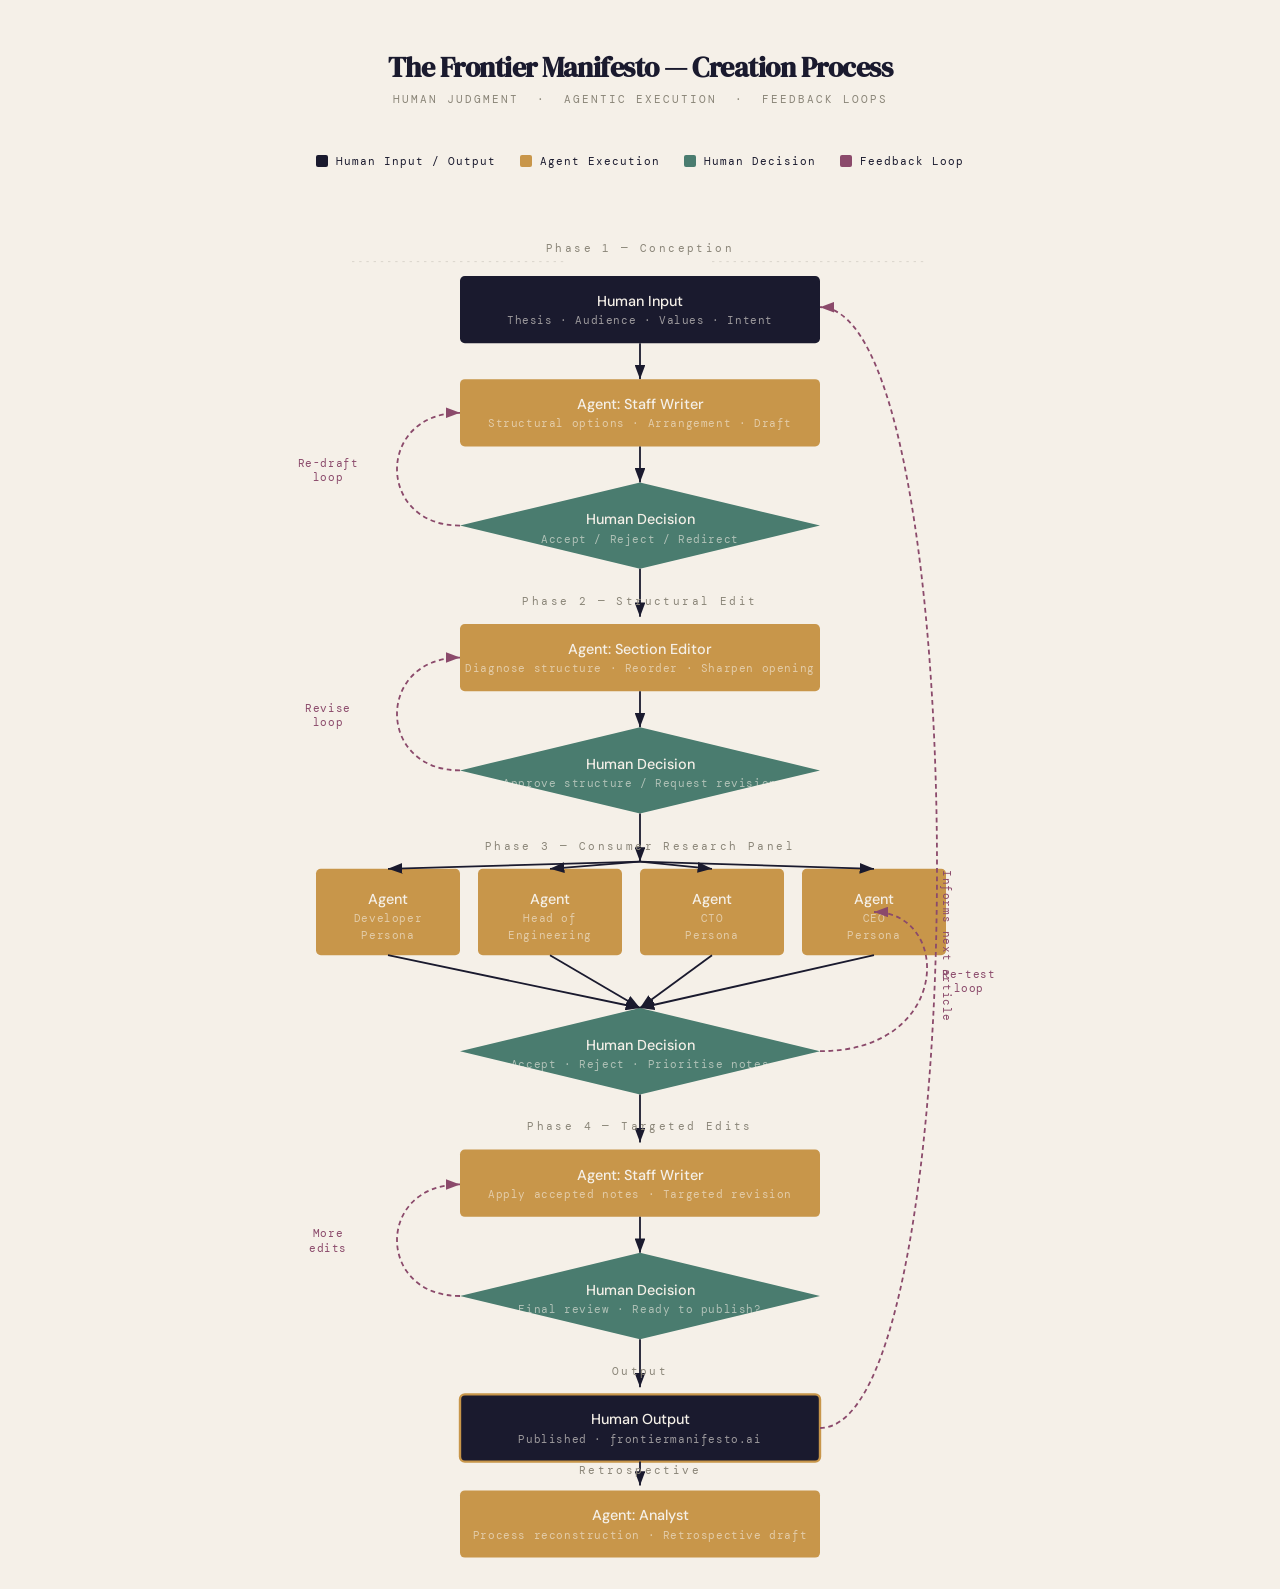
<file: static/diagrams/manifesto-process-diagram.html>
<!DOCTYPE html>
<html lang="en">
<head>
<meta charset="UTF-8">
<meta name="viewport" content="width=device-width, initial-scale=1.0">
<title>Frontier Manifesto — Creation Process</title>
<style>
  @import url('https://fonts.googleapis.com/css2?family=DM+Serif+Display:ital@0;1&family=DM+Mono:wght@400;500&family=DM+Sans:wght@300;400;500&display=swap');

  :root {
    --human: #1a1a2e;
    --agent: #c8964a;
    --decision: #4a7c6f;
    --loop: #8b4a6b;
    --bg: #f5f0e8;
    --line: #1a1a2e;
    --muted: #8a8578;
  }

  * { box-sizing: border-box; margin: 0; padding: 0; }

  body {
    background: var(--bg);
    font-family: 'DM Sans', sans-serif;
    padding: 48px 32px;
    min-height: 100vh;
  }

  header {
    text-align: center;
    margin-bottom: 48px;
  }

  header h1 {
    font-family: 'DM Serif Display', serif;
    font-size: 28px;
    color: var(--human);
    letter-spacing: -0.5px;
    margin-bottom: 6px;
  }

  header p {
    font-family: 'DM Mono', monospace;
    font-size: 11px;
    color: var(--muted);
    letter-spacing: 2px;
    text-transform: uppercase;
  }

  .legend {
    display: flex;
    gap: 24px;
    justify-content: center;
    margin-bottom: 48px;
    flex-wrap: wrap;
  }

  .legend-item {
    display: flex;
    align-items: center;
    gap: 8px;
    font-size: 11px;
    font-family: 'DM Mono', monospace;
    letter-spacing: 1px;
    color: var(--human);
  }

  .legend-dot {
    width: 12px;
    height: 12px;
    border-radius: 2px;
    flex-shrink: 0;
  }

  .diagram-wrap {
    max-width: 720px;
    margin: 0 auto;
  }

  svg {
    width: 100%;
    height: auto;
    overflow: visible;
  }

  .node-label {
    font-family: 'DM Sans', sans-serif;
    font-size: 12px;
    font-weight: 500;
    fill: #f5f0e8;
    text-anchor: middle;
    dominant-baseline: middle;
  }

  .node-sublabel {
    font-family: 'DM Mono', monospace;
    font-size: 9px;
    fill: rgba(245,240,232,0.6);
    text-anchor: middle;
    dominant-baseline: middle;
    letter-spacing: 0.5px;
  }

  .arrow {
    stroke: #1a1a2e;
    stroke-width: 1.5;
    fill: none;
    marker-end: url(#arrowhead);
  }

  .arrow-loop {
    stroke: #8b4a6b;
    stroke-width: 1.5;
    stroke-dasharray: 4 3;
    fill: none;
    marker-end: url(#arrowhead-loop);
  }

  .loop-label {
    font-family: 'DM Mono', monospace;
    font-size: 9px;
    fill: #8b4a6b;
    letter-spacing: 0.5px;
  }

  .phase-label {
    font-family: 'DM Mono', monospace;
    font-size: 9px;
    fill: var(--muted);
    letter-spacing: 2px;
  }

  .section-rule {
    stroke: var(--muted);
    stroke-width: 0.5;
    stroke-dasharray: 2 4;
    opacity: 0.4;
  }
</style>
</head>
<body>

<header>
  <h1>The Frontier Manifesto — Creation Process</h1>
  <p>Human Judgment &nbsp;·&nbsp; Agentic Execution &nbsp;·&nbsp; Feedback Loops</p>
</header>

<div class="legend">
  <div class="legend-item">
    <div class="legend-dot" style="background:#1a1a2e"></div>
    Human Input / Output
  </div>
  <div class="legend-item">
    <div class="legend-dot" style="background:#c8964a"></div>
    Agent Execution
  </div>
  <div class="legend-item">
    <div class="legend-dot" style="background:#4a7c6f"></div>
    Human Decision
  </div>
  <div class="legend-item">
    <div class="legend-dot" style="background:#8b4a6b"></div>
    Feedback Loop
  </div>
</div>

<div class="diagram-wrap">
<svg viewBox="0 0 600 1100" xmlns="http://www.w3.org/2000/svg">
  <defs>
    <marker id="arrowhead" markerWidth="8" markerHeight="6" refX="8" refY="3" orient="auto">
      <polygon points="0 0, 8 3, 0 6" fill="#1a1a2e" />
    </marker>
    <marker id="arrowhead-loop" markerWidth="8" markerHeight="6" refX="8" refY="3" orient="auto">
      <polygon points="0 0, 8 3, 0 6" fill="#8b4a6b" />
    </marker>
  </defs>

  <!-- ── PHASE 1: CONCEPTION ─────────────────────────────── -->
  <text x="300" y="30" class="phase-label" text-anchor="middle">Phase 1 — Conception</text>
  <line x1="60" y1="38" x2="240" y2="38" class="section-rule"/>
  <line x1="360" y1="38" x2="540" y2="38" class="section-rule"/>

  <!-- H1: Human Input -->
  <rect x="150" y="50" width="300" height="56" rx="4" fill="#1a1a2e"/>
  <text x="300" y="72" class="node-label">Human Input</text>
  <text x="300" y="88" class="node-sublabel">Thesis · Audience · Values · Intent</text>

  <line x1="300" y1="106" x2="300" y2="136" class="arrow"/>

  <!-- A1: Agent Staff Writer -->
  <rect x="150" y="136" width="300" height="56" rx="4" fill="#c8964a"/>
  <text x="300" y="158" class="node-label">Agent: Staff Writer</text>
  <text x="300" y="174" class="node-sublabel">Structural options · Arrangement · Draft</text>

  <line x1="300" y1="192" x2="300" y2="222" class="arrow"/>

  <!-- D1: Human Decision -->
  <polygon points="300,222 450,258 300,294 150,258" fill="#4a7c6f"/>
  <text x="300" y="254" class="node-label">Human Decision</text>
  <text x="300" y="270" class="node-sublabel">Accept / Reject / Redirect</text>

  <!-- Loop 1 -->
  <path d="M 150 258 C 80 258 80 164 150 164" class="arrow-loop"/>
  <text x="40" y="209" class="loop-label" text-anchor="middle">Re-draft</text>
  <text x="40" y="221" class="loop-label" text-anchor="middle">loop</text>

  <line x1="300" y1="294" x2="300" y2="334" class="arrow"/>

  <!-- ── PHASE 2: STRUCTURAL EDIT ────────────────────────── -->
  <text x="300" y="324" class="phase-label" text-anchor="middle">Phase 2 — Structural Edit</text>

  <!-- A2: Section Editor -->
  <rect x="150" y="340" width="300" height="56" rx="4" fill="#c8964a"/>
  <text x="300" y="362" class="node-label">Agent: Section Editor</text>
  <text x="300" y="378" class="node-sublabel">Diagnose structure · Reorder · Sharpen opening</text>

  <line x1="300" y1="396" x2="300" y2="426" class="arrow"/>

  <!-- D2: Human Decision -->
  <polygon points="300,426 450,462 300,498 150,462" fill="#4a7c6f"/>
  <text x="300" y="458" class="node-label">Human Decision</text>
  <text x="300" y="474" class="node-sublabel">Approve structure / Request revision</text>

  <!-- Loop 2 -->
  <path d="M 150 462 C 80 462 80 368 150 368" class="arrow-loop"/>
  <text x="40" y="413" class="loop-label" text-anchor="middle">Revise</text>
  <text x="40" y="425" class="loop-label" text-anchor="middle">loop</text>

  <line x1="300" y1="498" x2="300" y2="538" class="arrow"/>

  <!-- ── PHASE 3: CONSUMER PANEL ─────────────────────────── -->
  <text x="300" y="528" class="phase-label" text-anchor="middle">Phase 3 — Consumer Research Panel</text>

  <!-- 4 parallel agents -->
  <rect x="30" y="544" width="120" height="72" rx="4" fill="#c8964a"/>
  <text x="90" y="570" class="node-label">Agent</text>
  <text x="90" y="586" class="node-sublabel">Developer</text>
  <text x="90" y="600" class="node-sublabel">Persona</text>

  <rect x="165" y="544" width="120" height="72" rx="4" fill="#c8964a"/>
  <text x="225" y="570" class="node-label">Agent</text>
  <text x="225" y="586" class="node-sublabel">Head of</text>
  <text x="225" y="600" class="node-sublabel">Engineering</text>

  <rect x="300" y="544" width="120" height="72" rx="4" fill="#c8964a"/>
  <text x="360" y="570" class="node-label">Agent</text>
  <text x="360" y="586" class="node-sublabel">CTO</text>
  <text x="360" y="600" class="node-sublabel">Persona</text>

  <rect x="435" y="544" width="120" height="72" rx="4" fill="#c8964a"/>
  <text x="495" y="570" class="node-label">Agent</text>
  <text x="495" y="586" class="node-sublabel">CEO</text>
  <text x="495" y="600" class="node-sublabel">Persona</text>

  <!-- Fan out -->
  <line x1="300" y1="538" x2="90" y2="544" class="arrow"/>
  <line x1="300" y1="538" x2="225" y2="544" class="arrow"/>
  <line x1="300" y1="538" x2="360" y2="544" class="arrow"/>
  <line x1="300" y1="538" x2="495" y2="544" class="arrow"/>

  <!-- Converge -->
  <line x1="90" y1="616" x2="300" y2="660" class="arrow"/>
  <line x1="225" y1="616" x2="300" y2="660" class="arrow"/>
  <line x1="360" y1="616" x2="300" y2="660" class="arrow"/>
  <line x1="495" y1="616" x2="300" y2="660" class="arrow"/>

  <!-- D3: Human Decision — Triage -->
  <polygon points="300,660 450,696 300,732 150,696" fill="#4a7c6f"/>
  <text x="300" y="692" class="node-label">Human Decision</text>
  <text x="300" y="708" class="node-sublabel">Accept · Reject · Prioritise notes</text>

  <!-- Loop 3: re-test -->
  <path d="M 450 696 C 560 696 560 580 495 580" class="arrow-loop"/>
  <text x="574" y="635" class="loop-label" text-anchor="middle">Re-test</text>
  <text x="574" y="647" class="loop-label" text-anchor="middle">loop</text>

  <line x1="300" y1="732" x2="300" y2="772" class="arrow"/>

  <!-- ── PHASE 4: TARGETED EDITS ─────────────────────────── -->
  <text x="300" y="762" class="phase-label" text-anchor="middle">Phase 4 — Targeted Edits</text>

  <!-- A3: Staff Writer edits -->
  <rect x="150" y="778" width="300" height="56" rx="4" fill="#c8964a"/>
  <text x="300" y="800" class="node-label">Agent: Staff Writer</text>
  <text x="300" y="816" class="node-sublabel">Apply accepted notes · Targeted revision</text>

  <line x1="300" y1="834" x2="300" y2="864" class="arrow"/>

  <!-- D4: Final review -->
  <polygon points="300,864 450,900 300,936 150,900" fill="#4a7c6f"/>
  <text x="300" y="896" class="node-label">Human Decision</text>
  <text x="300" y="912" class="node-sublabel">Final review · Ready to publish?</text>

  <!-- Loop 4 -->
  <path d="M 150 900 C 80 900 80 807 150 807" class="arrow-loop"/>
  <text x="40" y="851" class="loop-label" text-anchor="middle">More</text>
  <text x="40" y="863" class="loop-label" text-anchor="middle">edits</text>

  <line x1="300" y1="936" x2="300" y2="976" class="arrow"/>

  <!-- ── OUTPUT + RETROSPECTIVE ──────────────────────────── -->
  <text x="300" y="966" class="phase-label" text-anchor="middle">Output</text>

  <!-- H2: Published -->
  <rect x="150" y="982" width="300" height="56" rx="4" fill="#1a1a2e" stroke="#c8964a" stroke-width="2"/>
  <text x="300" y="1004" class="node-label">Human Output</text>
  <text x="300" y="1020" class="node-sublabel">Published · frontiermanifesto.ai</text>

  <line x1="300" y1="1038" x2="300" y2="1058" class="arrow"/>

  <!-- Retrospective loop back to Phase 1 -->
  <text x="300" y="1048" class="phase-label" text-anchor="middle">Retrospective</text>
  <path d="M 450 1010 C 580 1010 580 76 450 76" class="arrow-loop"/>
  <text x="556" y="545" class="loop-label" writing-mode="tb">Informs next article</text>

  <!-- A4: Analyst -->
  <rect x="150" y="1062" width="300" height="56" rx="4" fill="#c8964a"/>
  <text x="300" y="1084" class="node-label">Agent: Analyst</text>
  <text x="300" y="1100" class="node-sublabel">Process reconstruction · Retrospective draft</text>

</svg>
</div>

</body>
</html>
</file>
